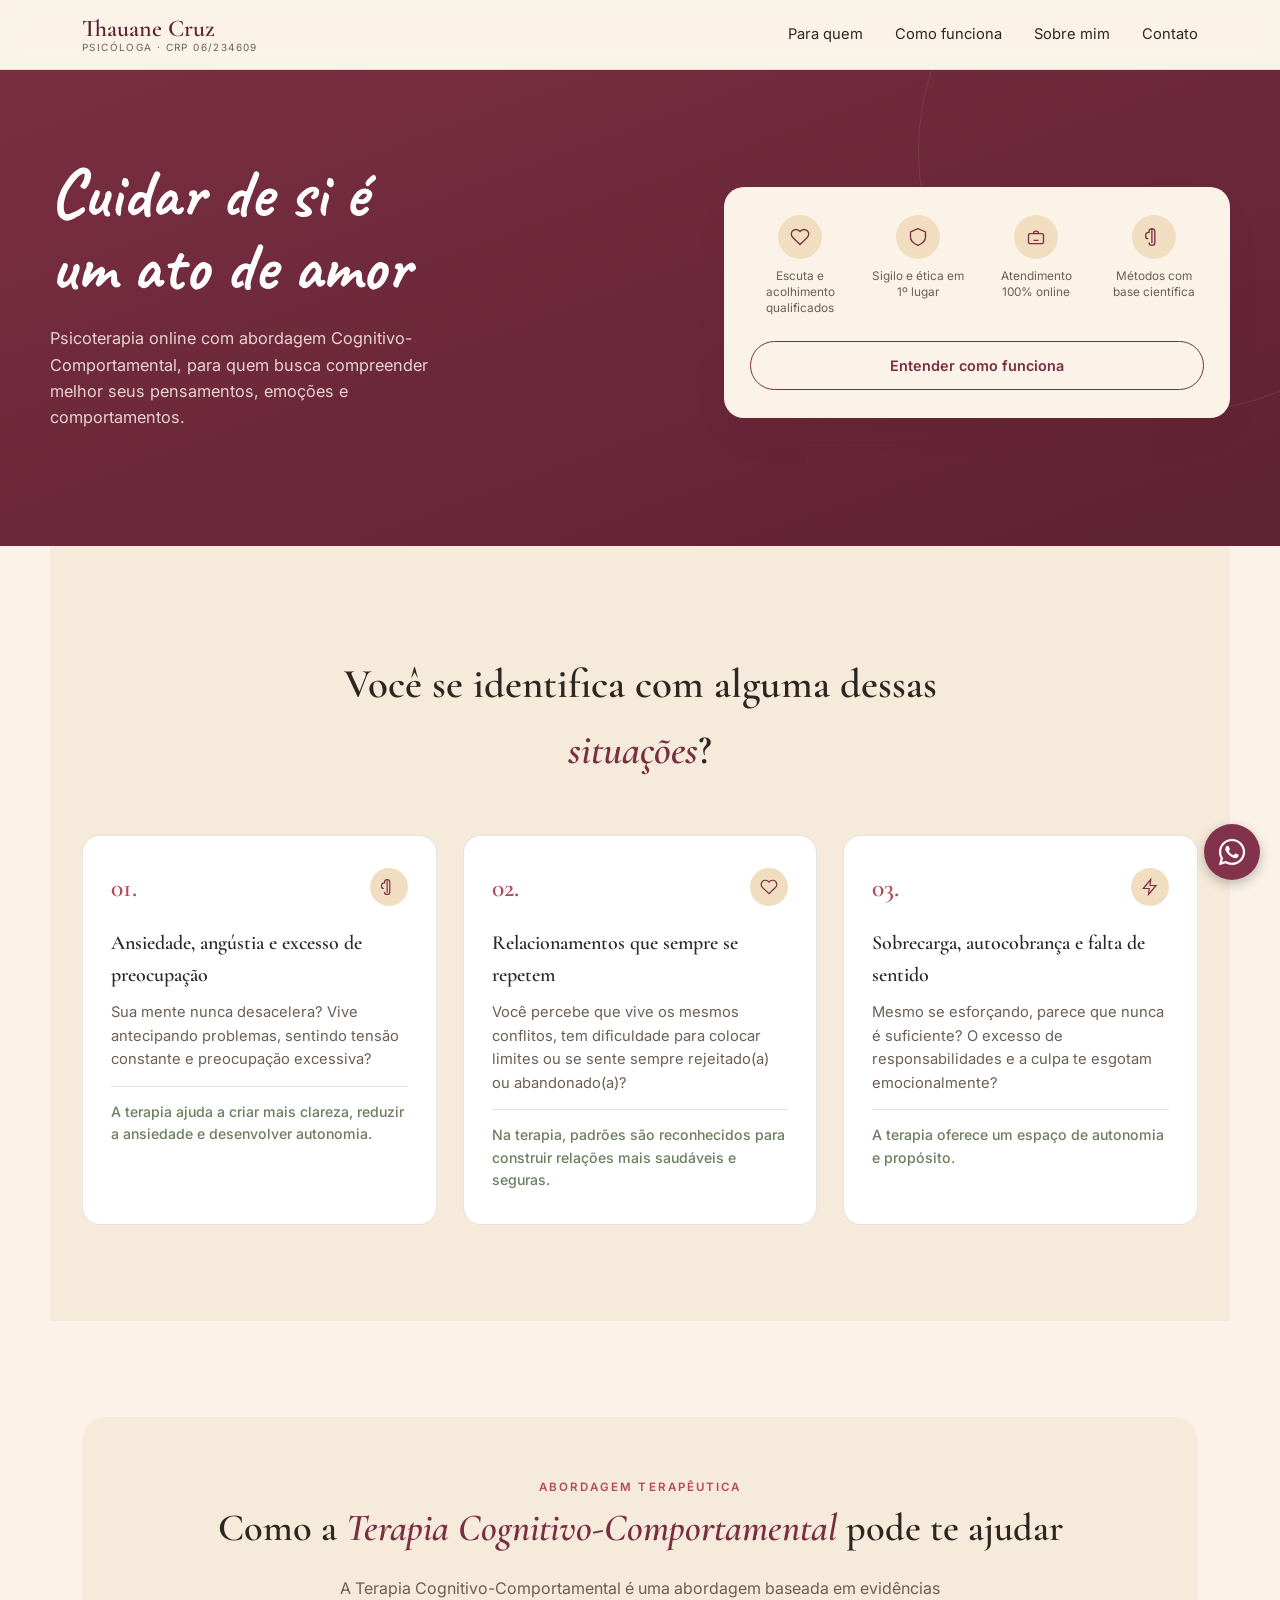
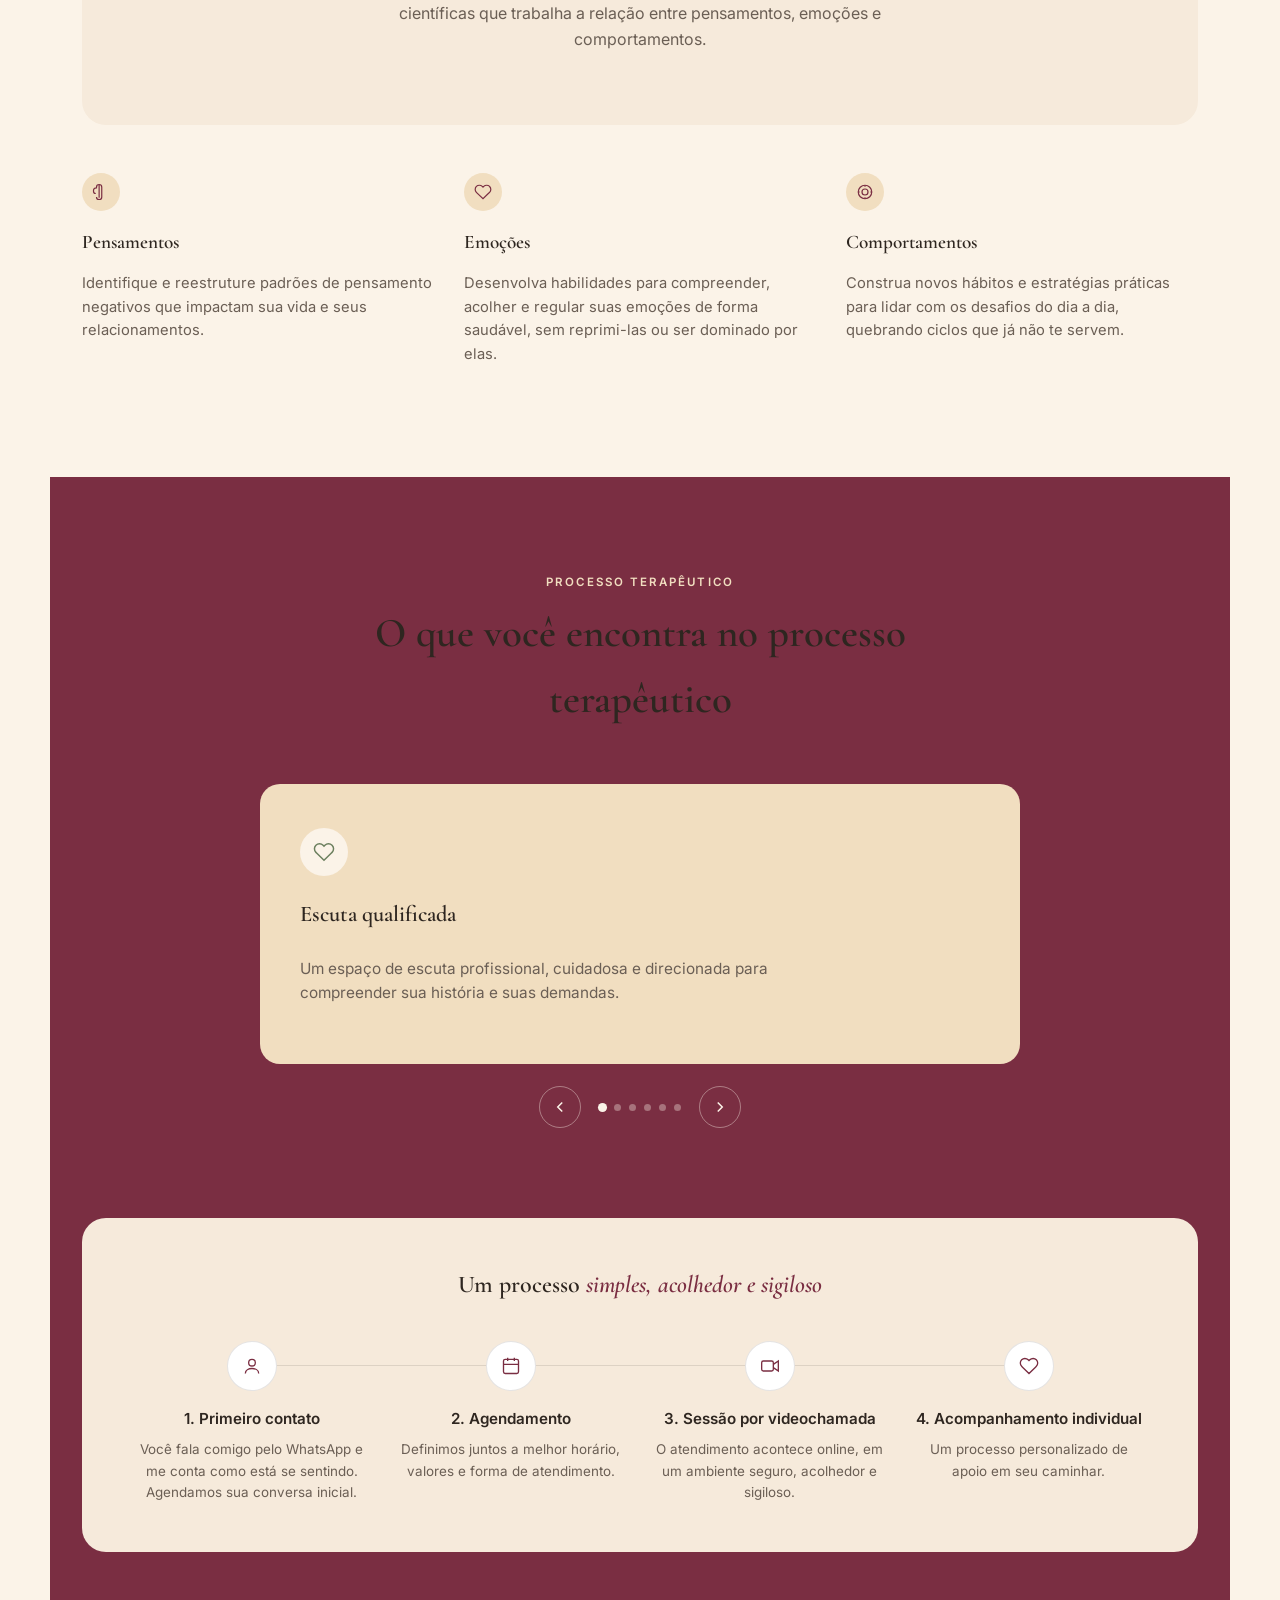
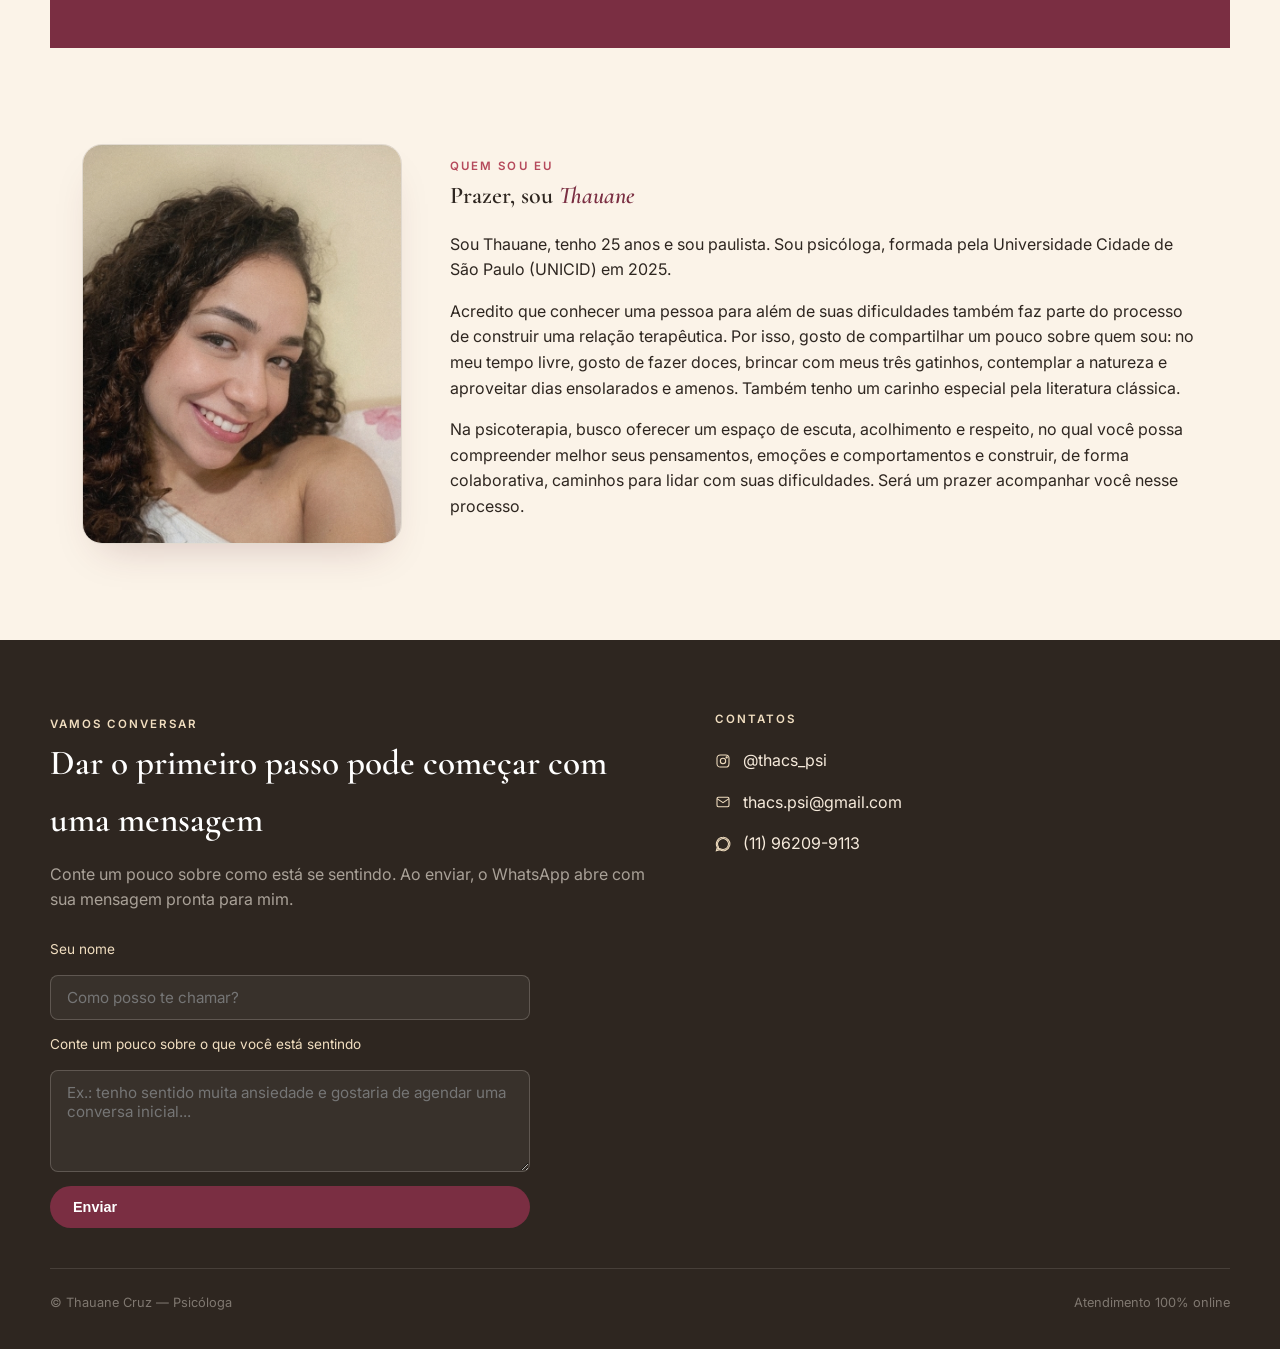
<file: index.html>
<!DOCTYPE html>
<html lang="pt-BR">

<head>
  <meta charset="UTF-8">
  <meta name="viewport" content="width=device-width, initial-scale=1.0">
  <title>Thauane Cruz — Psicóloga | Terapia Cognitivo-Comportamental Online</title>
  <link rel="icon" type="image/png" href="favicon.png">

  <!-- SEO -->
  <meta name="description"
    content="Thauane Cruz, psicóloga CRP 06/234609. Psicoterapia online com abordagem Cognitivo-Comportamental, com atendimento ético, acolhedor e individualizado.">
  <meta name="robots" content="index, follow">
  <link rel="canonical" href="https://thauanecruzpsi.netlify.app/">

  <!-- Compartilhamento em redes sociais -->
  <meta property="og:type" content="website">
  <meta property="og:locale" content="pt_BR">
  <meta property="og:title" content="Thauane Cruz — Psicóloga | Terapia Cognitivo-Comportamental Online">
  <meta property="og:description"
    content="Thauane Cruz, psicóloga CRP 06/234609. Psicoterapia online com abordagem Cognitivo-Comportamental, com atendimento ético, acolhedor e individualizado.">
  <meta property="og:url" content="https://thauanecruzpsi.netlify.app/">
  <meta property="og:site_name" content="Thauane Cruz — Psicóloga">

  <!-- Dados estruturados -->
  <script type="application/ld+json">
  {
    "@context": "https://schema.org",
    "@type": "Person",
    "name": "Thauane Cruz",
    "jobTitle": "Psicóloga",
    "url": "https://thauanecruzpsi.netlify.app/",
    "sameAs": ["https://instagram.com/thacs_psi"]
  }
  </script>

  <!-- Fontes -->
  <link rel="preconnect" href="https://fonts.googleapis.com">
  <link rel="preconnect" href="https://fonts.gstatic.com" crossorigin>
  <link
    href="https://fonts.googleapis.com/css2?family=Cormorant+Garamond:ital,wght@0,400;0,500;0,600;1,400;1,500&family=Caveat:wght@500;600;700&family=Inter:wght@400;500;600;700&display=swap"
    rel="stylesheet">

  <!-- Arquivo CSS externo -->
  <link rel="stylesheet" href="style.css">
</head>

<body>

  <!-- CABEÇALHO -->
  <header>
    <div class="navegacao-wrapper">
      <div class="logotipo">
        <span class="logotipo-nome">Thauane Cruz</span>
        <span class="logotipo-registro">Psicóloga · CRP 06/234609</span>
      </div>
      <nav class="links-navegacao">
        <a href="#para-quem">Para quem</a>
        <a href="#como-funciona">Como funciona</a>
        <a href="#sobre-mim">Sobre mim</a>
        <a href="#contato">Contato</a>
      </nav>
    </div>
  </header>

  <!-- HERO / TELA INICIAL -->
  <section class="secao-principal" id="topo">
    <div class="secao-principal-conteudo">
      <div>
        <h1>Cuidar de si é<br>um ato de amor</h1>
        <p class="secao-principal-subtitulo">Psicoterapia online com abordagem Cognitivo-Comportamental, para quem busca
          compreender melhor seus pensamentos, emoções e comportamentos.</p>
      </div>

      <div class="cartao-destaque efeito-revelar">
        <div class="grade-destaque">
          <div class="item-destaque">
            <div class="icone-destaque">
              <svg viewBox="0 0 24 24">
                <path
                  d="M20.8 4.6a5.5 5.5 0 0 0-7.8 0L12 5.6l-1-1a5.5 5.5 0 0 0-7.8 7.8l1 1L12 21l7.8-7.6 1-1a5.5 5.5 0 0 0 0-7.8z" />
              </svg>
            </div>
            <p>Escuta e acolhimento qualificados</p>
          </div>
          <div class="item-destaque">
            <div class="icone-destaque">
              <svg viewBox="0 0 24 24">
                <path d="M12 2 3 6v6c0 5 4 8 9 10 5-2 9-5 9-10V6l-9-4z" />
              </svg>
            </div>
            <p>Sigilo e ética em 1º lugar</p>
          </div>
          <div class="item-destaque">
            <div class="icone-destaque">
              <svg viewBox="0 0 24 24">
                <path d="M15 8a3 3 0 1 0-6 0" />
                <rect x="3" y="8" width="18" height="12" rx="2" />
                <path d="M8 12h.01M16 12h.01M9 16h6" />
              </svg>
            </div>
            <p>Atendimento 100% online</p>
          </div>
          <div class="item-destaque">
            <div class="icone-destaque">
              <svg viewBox="0 0 24 24">
                <path
                  d="M9.5 2a3.5 3.5 0 0 0-3.5 3.5v1A3.5 3.5 0 0 0 2 10v1a3 3 0 0 0 3 3M9.5 2A3.5 3.5 0 0 1 13 5.5v13a3.5 3.5 0 0 1-7 0M9.5 2v17.5" />
              </svg>
            </div>
            <p>Métodos com base científica</p>
          </div>
        </div>
        <div class="botoes-cartao-destaque">
          <a class="botao botao-contorno" href="#como-funciona">Entender como funciona</a>
        </div>
      </div>
    </div>
  </section>

  <!-- PARA QUEM -->
  <section class="secao para-quem" id="para-quem">
    <div class="cabecalho-secao efeito-revelar">
      <h2>Você se identifica com alguma dessas <em>situações</em>?</h2>
    </div>
    <div class="grade-tres-colunas">
      <div class="cartao-situacao efeito-revelar">
        <div class="topo-situacao">
          <span class="numero-situacao">01.</span>
          <span class="icone-situacao">
            <svg viewBox="0 0 24 24">
              <path
                d="M9.5 2a3.5 3.5 0 0 0-3.5 3.5v1A3.5 3.5 0 0 0 2 10v1a3 3 0 0 0 3 3M9.5 2A3.5 3.5 0 0 1 13 5.5v13a3.5 3.5 0 0 1-7 0M9.5 2v17.5" />
            </svg>
          </span>
        </div>
        <h3>Ansiedade, angústia e excesso de preocupação</h3>
        <p>Sua mente nunca desacelera? Vive antecipando problemas, sentindo tensão constante e preocupação excessiva?
        </p>
        <div class="nota-situacao">A terapia ajuda a criar mais clareza, reduzir a ansiedade e desenvolver autonomia.
        </div>
      </div>
      <div class="cartao-situacao efeito-revelar">
        <div class="topo-situacao">
          <span class="numero-situacao">02.</span>
          <span class="icone-situacao">
            <svg viewBox="0 0 24 24">
              <path
                d="M20.8 4.6a5.5 5.5 0 0 0-7.8 0L12 5.6l-1-1a5.5 5.5 0 0 0-7.8 7.8l1 1L12 21l7.8-7.6 1-1a5.5 5.5 0 0 0 0-7.8z" />
            </svg>
          </span>
        </div>
        <h3>Relacionamentos que sempre se repetem</h3>
        <p>Você percebe que vive os mesmos conflitos, tem dificuldade para colocar limites ou se sente sempre
          rejeitado(a) ou abandonado(a)?</p>
        <div class="nota-situacao">Na terapia, padrões são reconhecidos para construir relações mais saudáveis e
          seguras.</div>
      </div>
      <div class="cartao-situacao efeito-revelar">
        <div class="topo-situacao">
          <span class="numero-situacao">03.</span>
          <span class="icone-situacao">
            <svg viewBox="0 0 24 24">
              <path d="M13 2 3 14h8l-1 8 10-12h-8l1-8z" />
            </svg>
          </span>
        </div>
        <h3>Sobrecarga, autocobrança e falta de sentido</h3>
        <p>Mesmo se esforçando, parece que nunca é suficiente? O excesso de responsabilidades e a culpa te esgotam
          emocionalmente?</p>
        <div class="nota-situacao">A terapia oferece um espaço de autonomia e propósito.</div>
      </div>
    </div>
  </section>

  <!-- COMO A TERAPIA COGNITIVO-COMPORTAMENTAL AJUDA -->
  <section class="secao">
    <div class="caixa-abordagem efeito-revelar">
      <span class="subtitulo-categoria">Abordagem terapêutica</span>
      <h2>Como a <em>Terapia Cognitivo-Comportamental</em> pode te ajudar</h2>
      <p class="descricao-secao">A Terapia Cognitivo-Comportamental é uma abordagem baseada em evidências científicas
        que trabalha a relação entre pensamentos, emoções e comportamentos.</p>
    </div>
    <div class="colunas-abordagem">
      <div class="coluna-abordagem efeito-revelar">
        <span class="icone-situacao">
          <svg viewBox="0 0 24 24">
            <path
              d="M9.5 2a3.5 3.5 0 0 0-3.5 3.5v1A3.5 3.5 0 0 0 2 10v1a3 3 0 0 0 3 3M9.5 2A3.5 3.5 0 0 1 13 5.5v13a3.5 3.5 0 0 1-7 0M9.5 2v17.5" />
          </svg>
        </span>
        <h3>Pensamentos</h3>
        <p>Identifique e reestruture padrões de pensamento negativos que impactam sua vida e seus relacionamentos.</p>
      </div>
      <div class="coluna-abordagem efeito-revelar">
        <span class="icone-situacao">
          <svg viewBox="0 0 24 24">
            <path
              d="M20.8 4.6a5.5 5.5 0 0 0-7.8 0L12 5.6l-1-1a5.5 5.5 0 0 0-7.8 7.8l1 1L12 21l7.8-7.6 1-1a5.5 5.5 0 0 0 0-7.8z" />
          </svg>
        </span>
        <h3>Emoções</h3>
        <p>Desenvolva habilidades para compreender, acolher e regular suas emoções de forma saudável, sem reprimi-las ou
          ser dominado por elas.</p>
      </div>
      <div class="coluna-abordagem efeito-revelar">
        <span class="icone-situacao">
          <svg viewBox="0 0 24 24">
            <circle cx="12" cy="12" r="9" />
            <circle cx="12" cy="12" r="4" />
            <path d="M12 3v2M12 19v2M3 12h2M19 12h2" />
          </svg>
        </span>
        <h3>Comportamentos</h3>
        <p>Construa novos hábitos e estratégias práticas para lidar com os desafios do dia a dia, quebrando ciclos que
          já não te servem.</p>
      </div>
    </div>
  </section>

  <!-- COMO FUNCIONA / CARROSSEL -->
  <section class="secao como-funciona" id="como-funciona">
    <div class="cabecalho-secao efeito-revelar">
      <span class="subtitulo-categoria">Processo terapêutico</span>
      <h2>O que você encontra no processo terapêutico</h2>
    </div>

    <div class="carrossel-container efeito-revelar">
      <div class="carrossel-trilho" id="carrosselTrilho"></div>
      <div class="carrossel-controles">
        <button class="carrossel-seta" id="carrosselAnterior" aria-label="Anterior">
          <svg viewBox="0 0 24 24">
            <path d="M15 18l-6-6 6-6" />
          </svg>
        </button>
        <div class="carrossel-indicadores" id="carrosselIndicadores"></div>
        <button class="carrossel-seta" id="carrosselProximo" aria-label="Próximo">
          <svg viewBox="0 0 24 24">
            <path d="M9 18l6-6-6-6" />
          </svg>
        </button>
      </div>
    </div>

    <div class="painel-etapas efeito-revelar">
      <div class="titulo-etapas">
        <h3>Um processo <em>simples, acolhedor e sigiloso</em></h3>
      </div>
      <div class="grade-etapas">
        <div class="etapa">
          <div class="icone-etapa">
            <svg viewBox="0 0 24 24">
              <circle cx="12" cy="8" r="4" />
              <path d="M4 21c0-4 4-6 8-6s8 2 8 6" />
            </svg>
          </div>
          <h4>1. Primeiro contato</h4>
          <p>Você fala comigo pelo WhatsApp e me conta como está se sentindo. Agendamos sua conversa inicial.</p>
        </div>
        <div class="etapa">
          <div class="icone-etapa">
            <svg viewBox="0 0 24 24">
              <rect x="3" y="4" width="18" height="17" rx="2" />
              <path d="M16 2v4M8 2v4M3 10h18" />
            </svg>
          </div>
          <h4>2. Agendamento</h4>
          <p>Definimos juntos a melhor horário, valores e forma de atendimento.</p>
        </div>
        <div class="etapa">
          <div class="icone-etapa">
            <svg viewBox="0 0 24 24">
              <rect x="2" y="6" width="14" height="12" rx="2" />
              <path d="M16 10l6-4v12l-6-4" />
            </svg>
          </div>
          <h4>3. Sessão por videochamada</h4>
          <p>O atendimento acontece online, em um ambiente seguro, acolhedor e sigiloso.</p>
        </div>
        <div class="etapa">
          <div class="icone-etapa">
            <svg viewBox="0 0 24 24">
              <path
                d="M20.8 4.6a5.5 5.5 0 0 0-7.8 0L12 5.6l-1-1a5.5 5.5 0 0 0-7.8 7.8l1 1L12 21l7.8-7.6 1-1a5.5 5.5 0 0 0 0-7.8z" />
            </svg>
          </div>
          <h4>4. Acompanhamento individual</h4>
          <p>Um processo personalizado de apoio em seu caminhar.</p>
        </div>
      </div>
    </div>
  </section>

  <!-- SOBRE MIM -->
  <section class="secao" id="sobre-mim">
    <div class="sobre-mim">
      <div class="sobre-mim-foto efeito-revelar">
        <img src="foto-thauane.jpg" alt="foto da thauane">
      </div>
      <div class="sobre-mim-texto efeito-revelar">
        <span class="subtitulo-categoria">Quem sou eu</span>
        <h2>Prazer, sou <em>Thauane</em></h2>
        <p>Sou Thauane, tenho 25 anos e sou paulista. Sou psicóloga, formada pela Universidade Cidade de São Paulo
          (UNICID) em 2025.</p>
        <p>Acredito que conhecer uma pessoa para além de suas dificuldades também faz parte do processo de construir uma
          relação terapêutica. Por isso, gosto de compartilhar um pouco sobre quem sou: no meu tempo livre, gosto de
          fazer doces, brincar com meus três gatinhos, contemplar a natureza e aproveitar dias ensolarados e amenos.
          Também tenho um carinho especial pela literatura clássica.</p>
        <p>Na psicoterapia, busco oferecer um espaço de escuta, acolhimento e respeito, no qual você possa compreender
          melhor seus pensamentos, emoções e comportamentos e construir, de forma colaborativa, caminhos para lidar com
          suas dificuldades. Será um prazer acompanhar você nesse processo.</p>
      </div>
    </div>
  </section>

  <!-- RODAPÉ E CONTATO -->
  <footer id="contato">
    <div class="rodape-conteudo">
      <div class="efeito-revelar">
        <span class="subtitulo-categoria subtitulo-categoria-claro">Vamos conversar</span>
        <h2>Dar o primeiro passo pode começar com uma mensagem</h2>
        <p class="descricao-secao">Conte um pouco sobre como está se sentindo. Ao enviar, o WhatsApp abre com sua
          mensagem pronta para mim.</p>

        <form id="formularioContato" class="formulario-contato">
          <label for="campoNome">Seu nome</label>
          <input type="text" id="campoNome" name="nome" placeholder="Como posso te chamar?" required>

          <label for="campoMensagem">Conte um pouco sobre o que você está sentindo</label>
          <textarea id="campoMensagem" name="mensagem" rows="4"
            placeholder="Ex.: tenho sentido muita ansiedade e gostaria de agendar uma conversa inicial..."
            required></textarea>

          <button type="submit" class="botao botao-vinho">Enviar</button>
        </form>
      </div>

      <div class="rodape-contatos efeito-revelar">
        <span class="subtitulo-categoria subtitulo-categoria-claro bloco-subtitulo">Contatos</span>
        <ul class="lista-contatos">
          <li class="linha-contato-rodape">
            <span class="icone-rodape">
              <svg viewBox="0 0 24 24">
                <rect x="3" y="3" width="18" height="18" rx="5" />
                <circle cx="12" cy="12" r="4" />
                <circle cx="17.5" cy="6.5" r="1" />
              </svg>
            </span>
            <a href="https://instagram.com/thacs_psi" target="_blank" rel="noopener">@thacs_psi</a>
          </li>
          <li class="linha-contato-rodape">
            <span class="icone-rodape">
              <svg viewBox="0 0 24 24">
                <rect x="3" y="5" width="18" height="14" rx="2" />
                <path d="M3 7l9 6 9-6" />
              </svg>
            </span>
            <a href="mailto:thacs.psi@gmail.com">thacs.psi@gmail.com</a>
          </li>
          <li class="linha-contato-rodape">
            <span class="icone-rodape">
              <svg viewBox="0 0 24 24">
                <path
                  d="M12 2a10 10 0 0 0-8.6 15L2 22l5.2-1.4A10 10 0 1 0 12 2zm0 18.2a8.2 8.2 0 0 1-4.2-1.2l-.3-.2-3 .8.8-2.9-.2-.3A8.2 8.2 0 1 1 12 20.2z" />
              </svg>
            </span>
            <a href="https://wa.me/5511962099113?text=Ol%C3%A1!%20Gostaria%20de%20saber%20mais%20sobre%20o%20processo%20terap%C3%AAutico."
              target="_blank" rel="noopener">(11) 96209-9113</a>
          </li>
        </ul>
      </div>
    </div>
    <div class="rodape-inferior">
      <span>© Thauane Cruz — Psicóloga</span>
      <span>Atendimento 100% online</span>
    </div>
  </footer>

  <!-- BOTÃO FLUTUANTE WHATSAPP -->
  <a href="https://wa.me/5511962099113?text=Ol%C3%A1!%20Gostaria%20de%20saber%20mais%20sobre%20o%20processo%20terap%C3%AAutico."
    class="whatsapp-flutuante" target="_blank" rel="noopener" aria-label="Falar no WhatsApp">
    <svg viewBox="0 0 448 512">
      <path
        d="M380.9 97.1C339 55.1 283.2 32 223.9 32c-122.4 0-222 99.6-222 222 0 39.1 10.2 77.3 29.6 111L0 480l117.7-30.9c32.4 17.7 68.9 27 106.1 27h.1c122.3 0 224.1-99.6 224.1-222 0-59.3-25.2-115-67.1-157zm-157 341.6c-33.2 0-65.7-8.9-94-25.7l-6.7-4-69.8 18.3L72 359.2l-4.4-7c-18.5-29.4-28.2-63.3-28.2-98.2 0-101.7 82.8-184.5 184.6-184.5 49.3 0 95.6 19.2 130.4 54.1 34.8 34.9 56.2 81.2 56.1 130.5 0 101.8-84.9 184.6-186.6 184.6zm101.2-138.2c-5.5-2.8-32.8-16.2-37.9-18-5.1-1.9-8.8-2.8-12.5 2.8-3.7 5.6-14.3 18-17.6 21.8-3.2 3.7-6.5 4.2-12 1.4-32.6-16.3-54-29.1-75.5-66-5.7-9.8 5.7-9.1 16.3-30.3 1.8-3.7.9-6.9-.5-9.7-1.4-2.8-12.5-30.1-17.1-41.2-4.5-10.8-9.1-9.3-12.5-9.5-3.2-.2-6.9-.2-10.6-.2-3.7 0-9.7 1.4-14.8 6.9-5.1 5.6-19.4 19-19.4 46.3 0 27.3 19.9 53.7 22.6 57.4 2.8 3.7 39.1 59.7 94.8 83.8 35.2 15.2 49 16.5 66.6 13.9 10.7-1.6 32.8-13.4 37.4-26.4 4.6-13 4.6-24.1 3.2-26.4-1.3-2.5-5-3.9-10.5-6.6z" />
    </svg>
  </a>

  <!-- Arquivo JS externo -->
  <script src="script.js"></script>
</body>

</html>
</file>
<file: style.css>
:root {
  --cor-vinho: #7A2E42;
  --cor-vinho-escuro: #5E2233;
  --cor-creme: #FBF3E8;
  --cor-creme-suave: #F6EADB;
  --cor-canela: #F1DEC0;
  --cor-sage: #6B7F5E;
  --cor-rosa: #B5495B;
  --cor-tinta: #2E2620;
  --cor-tinta-suave: #6b5f55;
  --linha-divisoria: rgba(46, 38, 32, 0.12);
  --sombra-padrao: 0 20px 40px -20px rgba(94, 34, 51, 0.25);
}

* {
  box-sizing: border-box;
}

html {
  scroll-behavior: smooth;
}

@media (prefers-reduced-motion: reduce) {
  html {
    scroll-behavior: auto;
  }
  * {
    animation-duration: 0.01ms !important;
    transition-duration: 0.01ms !important;
  }
}

body {
  margin: 0;
  font-family: 'Inter', sans-serif;
  color: var(--cor-tinta);
  background: var(--cor-creme);
  line-height: 1.6;
}

h1, h2, h3 {
  font-family: 'Cormorant Garamond', serif;
  font-weight: 600;
  margin: 0;
  color: var(--cor-tinta);
}

em {
  font-style: italic;
  color: var(--cor-vinho);
  font-family: 'Cormorant Garamond', serif;
}

.subtitulo-categoria {
  font-family: 'Inter', sans-serif;
  font-size: 0.72rem;
  letter-spacing: 0.18em;
  text-transform: uppercase;
  color: var(--cor-rosa);
  font-weight: 600;
}

.subtitulo-categoria-claro {
  color: var(--cor-canela);
}

.bloco-subtitulo {
  margin-bottom: 6px;
  display: block;
}

a {
  color: inherit;
  text-decoration: none;
}

section {
  scroll-margin-top: 84px;
}

/* ESTILIZAÇÃO GERAL DE ÍCONES */
svg {
  fill: none;
  stroke: currentColor;
  stroke-width: 1.6;
}

/* CABEÇALHO E NAVEGAÇÃO */
header {
  position: sticky;
  top: 0;
  z-index: 100;
  background: rgba(251, 243, 232, 0.92);
  backdrop-filter: blur(10px);
  border-bottom: 1px solid var(--linha-divisoria);
}

.navegacao-wrapper {
  max-width: 1180px;
  margin: 0 auto;
  padding: 16px 32px;
  display: flex;
  align-items: center;
  justify-content: space-between;
  gap: 24px;
}

.logotipo {
  display: flex;
  flex-direction: column;
  line-height: 1.1;
}

.logotipo-nome {
  font-family: 'Cormorant Garamond', serif;
  font-size: 1.5rem;
  font-weight: 600;
  color: var(--cor-vinho-escuro);
}

.logotipo-registro {
  font-size: 0.62rem;
  letter-spacing: 0.14em;
  text-transform: uppercase;
  color: var(--cor-tinta-suave);
}

nav.links-navegacao {
  display: flex;
  gap: 32px;
  font-size: 0.92rem;
}

nav.links-navegacao a {
  position: relative;
  color: var(--cor-tinta);
  padding: 4px 0;
}

nav.links-navegacao a::after {
  content: '';
  position: absolute;
  left: 0;
  bottom: 0;
  width: 0;
  height: 1.5px;
  background: var(--cor-vinho);
  transition: width 0.25s ease;
}

nav.links-navegacao a:hover::after {
  width: 100%;
}

/* BOTÕES */
.botao {
  display: inline-flex;
  align-items: center;
  gap: 8px;
  padding: 12px 22px;
  border-radius: 999px;
  font-size: 0.9rem;
  font-weight: 600;
  cursor: pointer;
  border: 1.5px solid transparent;
  transition: transform 0.2s ease, box-shadow 0.2s ease, background 0.2s ease;
  white-space: nowrap;
}

.botao:hover {
  transform: translateY(-2px);
}

.botao-vinho {
  background: var(--cor-vinho);
  color: #fff;
}

.botao-vinho:hover {
  background: var(--cor-vinho-escuro);
  box-shadow: 0 10px 24px -10px rgba(122, 46, 66, 0.6);
}

.botao-contorno {
  background: transparent;
  border-color: var(--cor-vinho);
  color: var(--cor-vinho);
}

.botao-contorno:hover {
  background: var(--cor-vinho);
  color: #fff;
}

/* SEÇÃO PRINCIPAL (HERO) */
.secao-principal {
  background: linear-gradient(160deg, var(--cor-vinho) 0%, var(--cor-vinho-escuro) 100%);
  color: var(--cor-creme);
  padding: 88px 32px 100px;
  position: relative;
  overflow: hidden;
}

.secao-principal::before {
  content: '';
  position: absolute;
  width: 520px;
  height: 520px;
  border-radius: 50%;
  border: 1px solid rgba(255, 255, 255, 0.08);
  top: -180px;
  right: -160px;
}

.secao-principal-conteudo {
  max-width: 1180px;
  margin: 0 auto;
  display: grid;
  grid-template-columns: 1.1fr 0.9fr;
  gap: 56px;
  align-items: center;
  position: relative;
}

.secao-principal h1 {
  font-family: 'Caveat', cursive;
  font-weight: 700;
  font-size: clamp(2.8rem, 5.4vw, 4.6rem);
  color: #fff;
  line-height: 1.05;
  max-width: 560px;
}

.secao-principal-subtitulo {
  margin-top: 22px;
  font-size: 1.02rem;
  color: rgba(251, 243, 232, 0.85);
  max-width: 420px;
}

.cartao-destaque {
  background: var(--cor-creme);
  border-radius: 20px;
  padding: 28px 26px;
  box-shadow: var(--sombra-padrao);
}

.grade-destaque {
  display: grid;
  grid-template-columns: repeat(4, 1fr);
  gap: 18px;
  margin-bottom: 24px;
}

.item-destaque {
  text-align: center;
  color: var(--cor-tinta);
}

.icone-destaque {
  width: 44px;
  height: 44px;
  border-radius: 50%;
  background: var(--cor-canela);
  display: flex;
  align-items: center;
  justify-content: center;
  margin: 0 auto 10px;
  color: var(--cor-vinho);
}

.icone-destaque svg {
  width: 20px;
  height: 20px;
}

.item-destaque p {
  font-size: 0.74rem;
  color: var(--cor-tinta-suave);
  margin: 0;
  line-height: 1.35;
}

.botoes-cartao-destaque {
  display: flex;
  flex-direction: column;
  gap: 10px;
}

.cartao-destaque .botao {
  width: 100%;
  justify-content: center;
}

/* SEÇÕES GERAIS */
.secao {
  max-width: 1180px;
  margin: 0 auto;
  padding: 96px 32px;
}

.cabecalho-secao {
  text-align: center;
  max-width: 640px;
  margin: 0 auto 52px;
}

.cabecalho-secao h2 {
  font-size: clamp(1.9rem, 3.2vw, 2.6rem);
  margin-top: 10px;
}

.cabecalho-secao .subtitulo-categoria {
  display: block;
  margin-bottom: 6px;
}

.descricao-secao {
  margin-top: 16px;
  color: var(--cor-tinta-suave);
  font-size: 1rem;
}

/* ANIMAÇÃO REVELAR */
.efeito-revelar {
  opacity: 0;
  transform: translateY(28px);
  transition: opacity 0.7s ease, transform 0.7s ease;
}

.efeito-revelar.esta-visivel {
  opacity: 1;
  transform: translateY(0);
}

/* PARA QUEM */
.para-quem {
  background: var(--cor-creme-suave);
}

.grade-tres-colunas {
  display: grid;
  grid-template-columns: repeat(3, 1fr);
  gap: 26px;
}

.cartao-situacao {
  background: #fff;
  border-radius: 18px;
  padding: 32px 28px;
  border: 1px solid var(--linha-divisoria);
  transition: transform 0.3s ease, box-shadow 0.3s ease;
}

.cartao-situacao:hover {
  transform: translateY(-6px);
  box-shadow: var(--sombra-padrao);
}

.topo-situacao {
  display: flex;
  align-items: flex-start;
  justify-content: space-between;
  margin-bottom: 18px;
}

.numero-situacao {
  font-family: 'Cormorant Garamond', serif;
  font-size: 1.6rem;
  color: var(--cor-rosa);
  font-weight: 600;
}

.icone-situacao {
  width: 38px;
  height: 38px;
  border-radius: 50%;
  background: var(--cor-canela);
  display: flex;
  align-items: center;
  justify-content: center;
  color: var(--cor-vinho);
}

.icone-situacao svg {
  width: 18px;
  height: 18px;
}

.cartao-situacao h3 {
  font-size: 1.25rem;
  margin-bottom: 10px;
  font-weight: 600;
}

.cartao-situacao p {
  color: var(--cor-tinta-suave);
  font-size: 0.92rem;
  margin: 0 0 14px;
}

.nota-situacao {
  padding-top: 14px;
  border-top: 1px solid var(--linha-divisoria);
  font-size: 0.88rem;
  color: var(--cor-sage);
  font-weight: 500;
}

/* ABORDAGEM TERAPÊUTICA */
.caixa-abordagem {
  background: var(--cor-creme-suave);
  border-radius: 24px;
  padding: 56px 48px;
  text-align: center;
  margin-bottom: 48px;
}

.caixa-abordagem h2 {
  font-size: clamp(1.8rem, 3vw, 2.4rem);
}

.caixa-abordagem .descricao-secao {
  max-width: 600px;
  margin-left: auto;
  margin-right: auto;
}

.colunas-abordagem {
  display: grid;
  grid-template-columns: repeat(3, 1fr);
  gap: 30px;
}

.coluna-abordagem .icone-situacao {
  margin-bottom: 16px;
}

.coluna-abordagem h3 {
  font-size: 1.2rem;
  margin-bottom: 8px;
}

.coluna-abordagem p {
  color: var(--cor-tinta-suave);
  font-size: 0.92rem;
}

/* COMO FUNCIONA E CARROSSEL */
.como-funciona {
  background: var(--cor-vinho);
  color: var(--cor-creme);
}

.como-funciona .subtitulo-categoria {
  color: var(--cor-canela);
}

.carrossel-container {
  position: relative;
  max-width: 760px;
  margin: 0 auto 90px;
}

.carrossel-trilho {
  position: relative;
  height: 280px;
}

.carrossel-cartao {
  position: absolute;
  inset: 0;
  background: var(--cor-canela);
  color: var(--cor-tinta);
  border-radius: 20px;
  padding: 38px 40px;
  opacity: 0;
  transform: translateX(40px) scale(0.96);
  transition: opacity 0.5s ease, transform 0.5s ease;
  pointer-events: none;
  display: flex;
  flex-direction: column;
  justify-content: center;
}

.carrossel-cartao.ativo {
  opacity: 1;
  transform: translateX(0) scale(1);
  pointer-events: auto;
}

.carrossel-icone {
  width: 48px;
  height: 48px;
  border-radius: 50%;
  background: var(--cor-creme);
  color: var(--cor-sage);
  display: flex;
  align-items: center;
  justify-content: center;
  margin-bottom: 20px;
}

.carrossel-icone svg {
  width: 22px;
  height: 22px;
}

.carrossel-cartao h3 {
  font-size: 1.4rem;
  margin-bottom: 10px;
}

.carrossel-cartao p {
  color: var(--cor-tinta-suave);
  font-size: 0.96rem;
  max-width: 480px;
}

.carrossel-controles {
  display: flex;
  align-items: center;
  justify-content: center;
  gap: 18px;
  margin-top: 22px;
}

.carrossel-seta {
  width: 42px;
  height: 42px;
  border-radius: 50%;
  border: 1.5px solid rgba(251, 243, 232, 0.4);
  background: transparent;
  color: var(--cor-creme);
  cursor: pointer;
  display: flex;
  align-items: center;
  justify-content: center;
  transition: background 0.2s ease, transform 0.2s ease;
}

.carrossel-seta svg {
  width: 18px;
  height: 18px;
  stroke-width: 2;
}

.carrossel-seta:hover {
  background: rgba(251, 243, 232, 0.15);
  transform: scale(1.06);
}

.carrossel-indicadores {
  display: flex;
  gap: 8px;
}

.carrossel-ponto {
  width: 7px;
  height: 7px;
  border-radius: 50%;
  background: rgba(251, 243, 232, 0.35);
  cursor: pointer;
  transition: background 0.2s ease, transform 0.2s ease;
}

.carrossel-ponto.ativo {
  background: var(--cor-creme);
  transform: scale(1.3);
}

/* ETAPAS DO PROCESSO */
.painel-etapas {
  background: var(--cor-creme-suave);
  color: var(--cor-tinta);
  border-radius: 24px;
  padding: 48px 40px;
}

.titulo-etapas {
  text-align: center;
  margin-bottom: 36px;
}

.titulo-etapas h3 {
  font-size: 1.5rem;
}

.grade-etapas {
  display: grid;
  grid-template-columns: repeat(4, 1fr);
  gap: 0;
  position: relative;
}

.grade-etapas::before {
  content: '';
  position: absolute;
  top: 24px;
  left: 12%;
  right: 12%;
  height: 1px;
  background: var(--linha-divisoria);
}

.etapa {
  text-align: center;
  padding: 0 12px;
  position: relative;
}

.icone-etapa {
  width: 50px;
  height: 50px;
  border-radius: 50%;
  background: #fff;
  border: 1px solid var(--linha-divisoria);
  color: var(--cor-vinho);
  display: flex;
  align-items: center;
  justify-content: center;
  margin: 0 auto 16px;
  position: relative;
  z-index: 2;
}

.icone-etapa svg {
  width: 20px;
  height: 20px;
}

.etapa h4 {
  font-family: 'Inter', sans-serif;
  font-weight: 600;
  font-size: 0.95rem;
  margin: 0 0 8px;
}

.etapa p {
  font-size: 0.84rem;
  color: var(--cor-tinta-suave);
  margin: 0;
}

/* SOBRE MIM */

.sobre-mim {
  display: grid;
  grid-template-columns: 320px 1fr; /* Define uma largura fixa e elegante para a foto */
  gap: 48px;
  align-items: center;
}

.sobre-mim-foto {
  width: 100%;
  max-width: 320px;
  height: 400px;                  /* Altura proporcional para retrato */
  border-radius: 20px;
  overflow: hidden;               /* Garante que a foto não saia dos cantos arredondados */
  box-shadow: var(--sombra-padrao);
  border: 1px solid var(--linha-divisoria);
  margin: 0 auto;
}

/* Regra principal para ajustar e enquadrar a imagem */
.sobre-mim-foto img {
  width: 100%;
  height: 100%;
  object-fit: cover;             /* Preenche o espaço mantendo a proporção correta sem distorcer */
  object-position: center top;   /* Centraliza com foco no rosto */
  display: block;
}

/* RODAPÉ E FORMULÁRIO DE CONTATO */
footer {
  background: var(--cor-tinta);
  color: var(--cor-creme-suave);
  padding: 70px 32px 36px;
}

.rodape-conteudo {
  max-width: 1180px;
  margin: 0 auto;
  display: grid;
  grid-template-columns: 1.2fr 1fr;
  gap: 48px;
  padding-bottom: 40px;
  border-bottom: 1px solid rgba(251, 243, 232, 0.12);
}

footer h2 {
  color: #fff;
  font-size: clamp(1.7rem, 3vw, 2.2rem);
  margin-bottom: 14px;
}

footer .descricao-secao {
  color: rgba(251, 243, 232, 0.6);
  margin-top: 0;
}

.formulario-contato {
  margin-top: 26px;
  display: flex;
  flex-direction: column;
  gap: 14px;
  max-width: 480px;
}

.formulario-contato label {
  font-size: 0.85rem;
  color: var(--cor-canela);
}

.formulario-contato input,
.formulario-contato textarea {
  width: 100%;
  padding: 12px 16px;
  border-radius: 8px;
  border: 1px solid rgba(251, 243, 232, 0.2);
  background: rgba(255, 255, 255, 0.05);
  color: #fff;
  font-family: inherit;
  font-size: 0.95rem;
}

.formulario-contato input:focus,
.formulario-contato textarea:focus {
  outline: none;
  border-color: var(--cor-canela);
}

.lista-contatos {
  list-style: none;
  padding: 0;
  margin: 20px 0 0;
  display: flex;
  flex-direction: column;
  gap: 16px;
}

.linha-contato-rodape {
  display: flex;
  align-items: center;
  gap: 12px;
}

.icone-rodape {
  display: flex;
  align-items: center;
  justify-content: center;
  color: var(--cor-canela);
}

.icone-rodape svg {
  width: 16px;
  height: 16px;
}

.rodape-inferior {
  max-width: 1180px;
  margin: 24px auto 0;
  display: flex;
  justify-content: space-between;
  font-size: 0.8rem;
  color: rgba(251, 243, 232, 0.4);
}

/* BOTÃO FLUTUANTE WHATSAPP */
.whatsapp-flutuante {
  position: fixed;
  bottom: 20px;
  right: 20px;
  width: 56px;
  height: 56px;
  background-color: #83324c;
  color: #ffffff;
  border-radius: 50%;
  display: flex;
  align-items: center;
  justify-content: center;
  box-shadow: 0 4px 12px rgba(0, 0, 0, 0.25);
  z-index: 9999;
  text-decoration: none;
  transition: transform 0.3s ease, box-shadow 0.3s ease, background-color 0.3s ease;
}

.whatsapp-flutuante svg {
  width: 30px;
  height: 30px;
  fill: #ffffff;
}

.whatsapp-flutuante:hover {
  background-color: var(--cor-vinho-escuro);
  transform: scale(1.08);
  box-shadow: 0 6px 16px rgba(0, 0, 0, 0.35);
}

/* Evita que conteúdos flex/grid ultrapassem o espaço disponível */
img,
svg {
  max-width: 100%;
}

/* =====================================================
   RESPONSIVIDADE — TABLET
   ===================================================== */
@media (max-width: 900px) {
  .navegacao-wrapper {
    padding: 14px 24px;
    flex-direction: column;
    gap: 12px;
  }

  .logotipo {
    align-items: center;
    text-align: center;
  }

  nav.links-navegacao {
    width: 100%;
    justify-content: center;
    flex-wrap: wrap;
    gap: 10px 22px;
  }

  .secao-principal {
    padding: 64px 24px 72px;
  }

  .secao-principal-conteudo {
    grid-template-columns: 1fr;
    gap: 38px;
  }

  .secao-principal-conteudo > div:first-child {
    text-align: center;
  }

  .secao-principal h1,
  .secao-principal-subtitulo {
    margin-left: auto;
    margin-right: auto;
  }

  .grade-destaque {
    grid-template-columns: repeat(2, minmax(0, 1fr));
  }

  .secao {
    padding: 72px 24px;
  }

  .grade-tres-colunas {
    grid-template-columns: 1fr;
    gap: 20px;
  }

  .colunas-abordagem {
    grid-template-columns: 1fr;
    gap: 28px;
  }

  .coluna-abordagem {
    text-align: center;
  }

  .coluna-abordagem .icone-situacao {
    margin-left: auto;
    margin-right: auto;
  }

  .grade-etapas {
    grid-template-columns: repeat(2, minmax(0, 1fr));
    gap: 32px 20px;
  }

  .grade-etapas::before {
    display: none;
  }

  .sobre-mim {
    grid-template-columns: 1fr;
    gap: 36px;
  }

  .sobre-mim-foto {
    max-width: 350px;
    height: 440px;
  }

  .sobre-mim-texto {
    max-width: 700px;
    margin: 0 auto;
  }

  .rodape-conteudo {
    grid-template-columns: 1fr;
    gap: 48px;
  }

  .formulario-contato {
    max-width: 100%;
  }
}

/* =====================================================
   RESPONSIVIDADE — CELULAR
   ===================================================== */
@media (max-width: 600px) {
  .navegacao-wrapper {
    padding: 12px 16px;
  }

  .logotipo-nome {
    font-size: 1.35rem;
  }

  .logotipo-registro {
    font-size: 0.55rem;
  }

  nav.links-navegacao {
    gap: 6px 14px;
    font-size: 0.78rem;
  }

  .secao-principal {
    padding: 52px 18px 58px;
  }

  .secao-principal h1 {
    font-size: clamp(2.7rem, 14vw, 4rem);
  }

  .secao-principal-subtitulo {
    font-size: 0.94rem;
  }

  .secao-principal::before {
    width: 330px;
    height: 330px;
    right: -180px;
  }

  .cartao-destaque {
    padding: 24px 18px;
  }

  .grade-destaque {
    gap: 22px 12px;
  }

  .item-destaque p {
    font-size: 0.72rem;
  }

  .botao {
    width: 100%;
    justify-content: center;
    white-space: normal;
    text-align: center;
  }

  .secao {
    padding: 58px 18px;
  }

  .cabecalho-secao {
    margin-bottom: 34px;
  }

  .cabecalho-secao h2 {
    font-size: 2rem;
    line-height: 1.15;
  }

  .cartao-situacao {
    padding: 26px 20px;
  }

  .caixa-abordagem {
    padding: 38px 20px;
    border-radius: 18px;
    margin-bottom: 38px;
  }

  .caixa-abordagem h2 {
    line-height: 1.2;
  }

  .carrossel-container {
    margin-bottom: 60px;
  }

  .carrossel-trilho {
    height: 320px;
  }

  .carrossel-cartao {
    padding: 28px 22px;
  }

  .carrossel-cartao h3 {
    font-size: 1.3rem;
  }

  .carrossel-cartao p {
    font-size: 0.9rem;
  }

  .carrossel-controles {
    gap: 12px;
  }

  .carrossel-seta {
    width: 38px;
    height: 38px;
  }

  .painel-etapas {
    padding: 36px 18px;
  }

  .grade-etapas {
    grid-template-columns: 1fr;
    gap: 34px;
  }

  .etapa {
    padding: 0;
  }

  .sobre-mim {
    gap: 30px;
  }

  .sobre-mim-foto {
    max-width: 300px;
    height: 380px;
  }

  .sobre-mim-texto h2 {
    font-size: 2rem;
  }

  .sobre-mim-texto p {
    font-size: 0.92rem;
  }

  footer {
    padding: 54px 18px 28px;
  }

  .rodape-conteudo {
    gap: 42px;
  }

  .linha-contato-rodape {
    align-items: flex-start;
  }

  .linha-contato-rodape a {
    overflow-wrap: anywhere;
  }

  .rodape-inferior {
    flex-direction: column;
    gap: 8px;
    text-align: center;
  }

  .whatsapp-flutuante {
    width: 50px;
    height: 50px;
    right: 14px;
    bottom: 14px;
  }

  .whatsapp-flutuante svg {
    width: 26px;
    height: 26px;
  }
}

/* CELULARES PEQUENOS */
@media (max-width: 380px) {
  nav.links-navegacao {
    font-size: 0.72rem;
    gap: 6px 10px;
  }

  .secao-principal,
  .secao {
    padding-left: 14px;
    padding-right: 14px;
  }

  .grade-destaque {
    grid-template-columns: 1fr;
  }

  .carrossel-trilho {
    height: 350px;
  }
}
</file>
